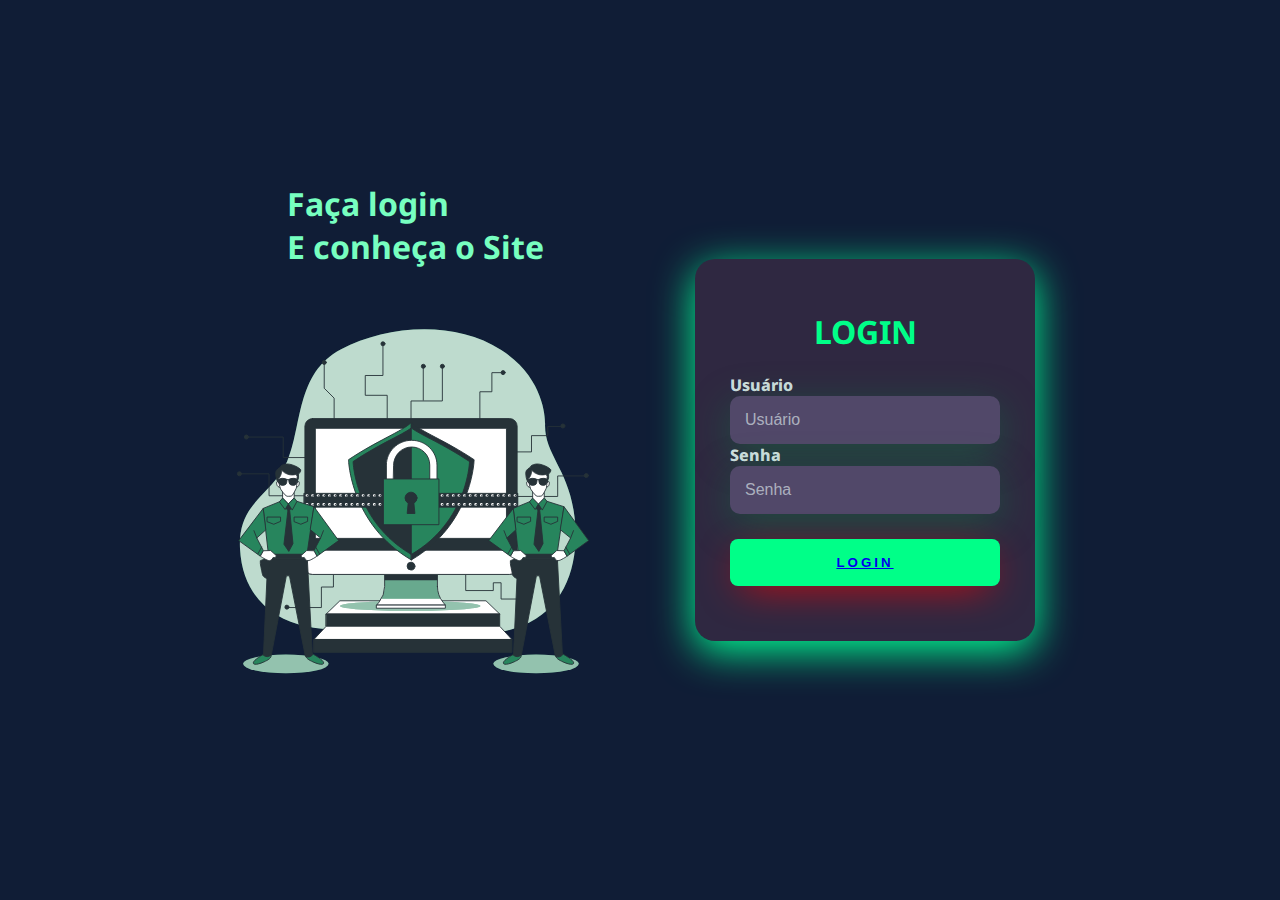
<file: Projeto 2 Semestre/Turma A - Computação Quântica/index.html>
<!DOCTYPE html>
<html lang="pt-br"><link rel="stylesheet" href="css/style.css">

<head>
    <meta charset="UTF-8">
    <meta http-equiv="X-UA-Compatible" content="IE=edge">
    <meta name="viewport" content="width=device-width, initial-scale=1.0">
    <title>Projeto Arthur </title>
</head>
<body>
  
<div class="main-login">
    <div class="left-login">
     <h1 id="Login">Faça login <br> E conheça o Site </h1>
     <img src="img/RapazdeVerde.svg" alt="">
    </div>

    <div class="right-login">
      <div class="card-login">
       <center><h1>LOGIN</h1></center> 
          <div class="textfield">
             <label id="label"  for="usuario">Usuário</label>
             <input  id="input" type="text" name="usuário" placeholder="Usuário">
          </div>
          
          <div class="textfield">
            <label id="label"  for="senha">Senha</label>
            <input id="input" type="password" name="senha" placeholder="Senha">
          </div>
          <button class="btn-login"><a href="Index2.html">login</a></button>
        
      </div>
    </div> 


</div>

</body>
</html>
</file>
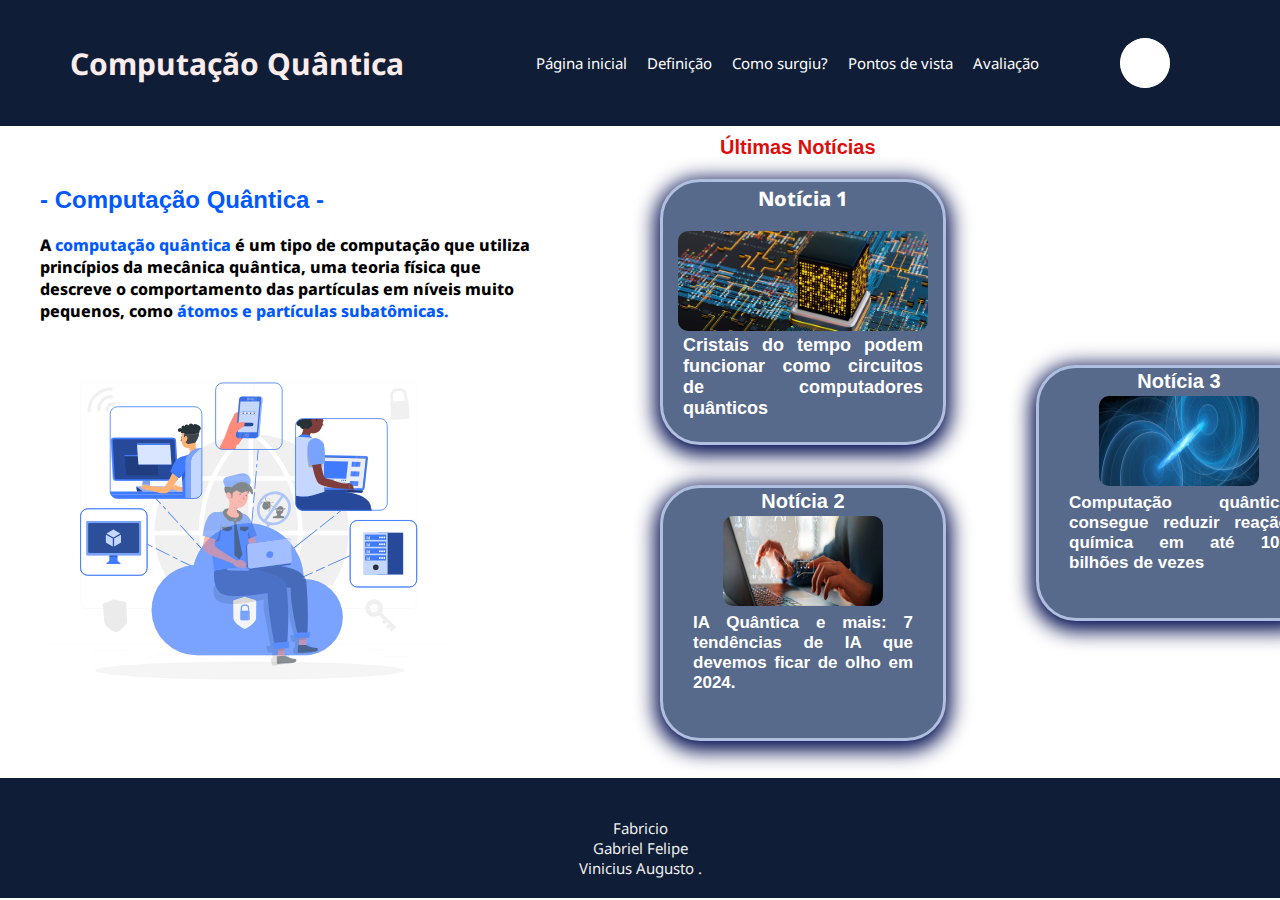
<file: Projeto 2 Semestre/Turma A - Computação Quântica/Index2.html>
<!DOCTYPE html>
<html lang="en"><link rel="stylesheet" href="css/style.css">
<link rel="stylesheet" href="https://fonts.googleapis.com/icon?family=Material+Icons">
<head>
    <meta charset="UTF-8">
    <meta http-equiv="X-UA-Compatible" content="IE=edge">
    <meta name="viewport" content="width=device-width, initial-scale=1.0">
    <title>Document</title>
</head>
<body>
    <div id="links">
        <div id="links"> <h1> <a id="criptomedasIndex3">Computação Quântica</a> </h1> </div>
        <nav>
            <ul>
                <li><a href="Index2.html">Página inicial </a></li>
                <li><a href="index3.html">Definição</a></li>
                <li><a href="index6.html">Como surgiu?</a></li>
                <li><a href="index7.html">Pontos de vista</a></li>
                <li><a href="index8.html">Avaliação</a></li>
            </ul>
        </nav>
       <form class="search-bar" action="javascript:;"  method="get">
        <input type="search" id="inputSearch" placeholder="o que você procura?">
        <label for="inputSearch"><span class="icon"></span></label>
       </form>
     
    </div>

    <div id="principalindex2">
        <div id="divdaesquerdaindex2">
            <div> <h2 id="criptomoedastitulo">  - Computação Quântica   - </h2>
                <p id="das">A <span id="kj"> computação quântica </span>é um tipo de computação que utiliza princípios da mecânica quântica, uma teoria física que descreve o comportamento das partículas em níveis muito pequenos, como <span id="kj"> átomos e partículas subatômicas.</span>
                </p> 
             <div id="Principal">
             <img id="id" src="img/carinhaazul.svg" alt="" width="400px">
             <div id="ExemplosdeMoedasIndex2">
            
             </div>
             </div>
            </div>
        </div>

      <section class="noticias">
        <h3 id="ultimasNotícias"> Últimas Notícias </h3>
         <div id="noticia1">
              <h1 id="noticiaa">Notícia 1</h1>
              <br>
              <img id="img" src="img/cubinho.webp" alt="" width="200">
              <br>  
              <br>
              <br>
              <p id="ParagrafrodaNoticia1">Cristais do tempo podem funcionar como circuitos de computadores quânticos</p>
         </div>
         <div id="flex">
         <div id="noticia2">
             <h1 id="titulodanoticia2">Notícia 2</h1>
             <center> <img id="MoedadeOuro" src="img/Notototototo.webp" alt="" width="200px"> </center>
            <p id="ParagrafrodaNoticia2">IA Quântica e mais: 7 tendências de IA que devemos ficar de olho em 2024.</p>
         </div>
         
         <div id="noticia222">
            <h1 id="titulodanoticia2">Notícia 3</h1>
            <center> <img id="MoedadeOuro" src="img/azul.webp" alt="" width="200px"> </center>
           <p id="ParagrafrodaNoticia2">Computação quântica consegue reduzir reação química em até 100 bilhões de vezes</p>
        </div>
    </div>
       </section>

    </div>

    <footer id="rodape"> <p><br>Fabricio <br>Gabriel Felipe <br> Vinicius Augusto .</p></footer>
</body>
</html>
</file>
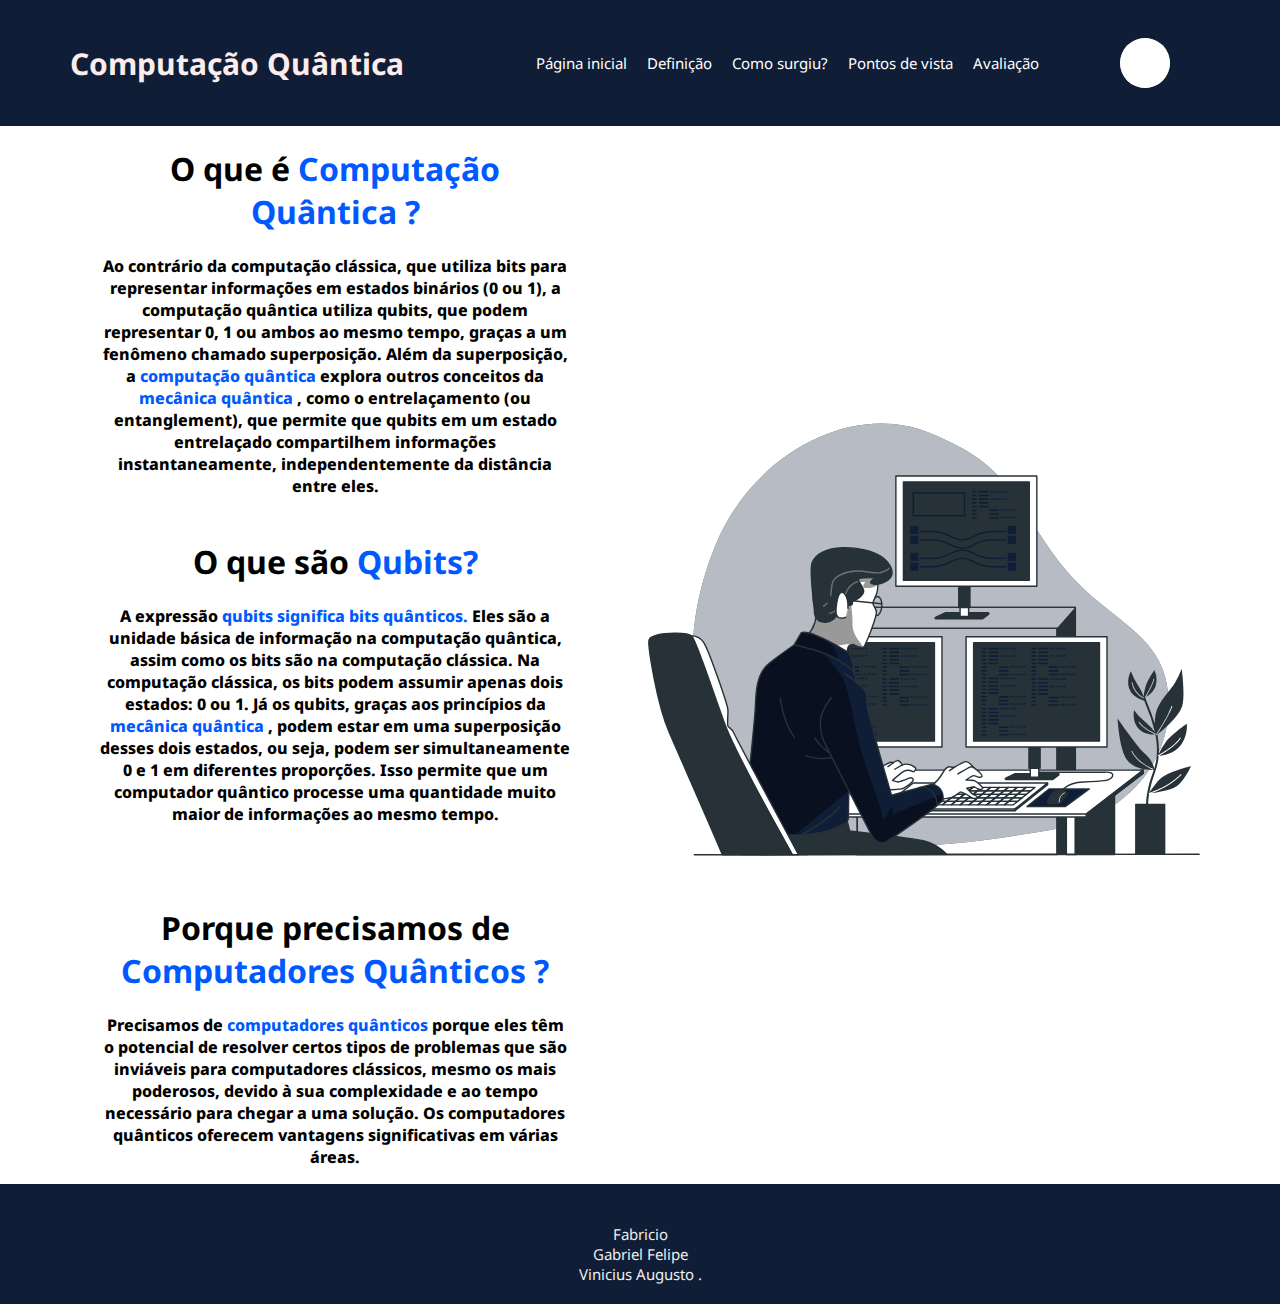
<file: Projeto 2 Semestre/Turma A - Computação Quântica/index3.html>
<!DOCTYPE html>
<html lang="en"><link rel="stylesheet" href="css/style.css">
<head>
    <meta charset="UTF-8">
    <meta http-equiv="X-UA-Compatible" content="IE=edge">
    <meta name="viewport" content="width=device-width, initial-scale=1.0">
    <title>Document</title>
</head>
<body>
    <div id="links">
        <div id="links"> <h1><a id="criptomedasIndex3">Computação Quântica</a> </h1> </div>
        <nav>
            <ul>
                <li><a href="Index2.html">Página inicial </a></li>
                <li><a href="index3.html">Definição</a></li>
                <li><a href="index6.html">Como surgiu?</a></li>
                <li><a href="index7.html">Pontos de vista</a></li>
                <li><a href="index8.html">Avaliação</a></li>
            </ul>
        </nav>
        <form class="search-bar" action="javascript:;"  method="get"> <input type="search"
                id="inputSearch" placeholder="o que você procura?">
                <label for="inputSearch"> <span class="icon"></span></label>
        </form>
    </div>

<div class="mainIndex3">
        <div class="divesquerdaindex3">
        <center>
         <h1>O que é <span id="kj"> Computação Quântica ? </span></h1>
         <p>Ao contrário da computação clássica, que utiliza bits para representar informações em estados binários (0 ou 1), a computação quântica utiliza qubits, que podem representar 0, 1 ou ambos ao mesmo tempo, graças a um fenômeno chamado superposição.
            Além da superposição, a <span id="kj"> computação quântica</span> explora outros conceitos da <span id="kj"> mecânica quântica</span> , como o entrelaçamento (ou entanglement), que permite que qubits em um estado entrelaçado compartilhem informações instantaneamente, independentemente da distância entre eles.
<br>
            <br>
        <h1>O que são <span id="kj"> Qubits?</span></h1>
        <p> A expressão <span id="kj"> qubits significa bits quânticos.</span>       Eles são a unidade básica de informação na computação quântica, assim como os bits são na computação clássica.
            Na computação clássica, os bits podem assumir apenas dois estados: 0 ou 1. Já os qubits, graças aos princípios da <span id="kj"> mecânica quântica</span> , podem estar em uma superposição desses dois estados, ou seja, podem ser simultaneamente 0 e 1 em diferentes proporções. Isso permite que um computador quântico processe uma quantidade muito maior de informações ao mesmo tempo.</p>
<br>
<br>
        <h1>Porque precisamos de <span id="kj"> Computadores Quânticos ?</span></h1>
        <p>Precisamos de <span id="kj"> computadores quânticos </span> porque eles têm o potencial de resolver certos tipos de problemas que são inviáveis para computadores clássicos, mesmo os mais poderosos, devido à sua complexidade e ao tempo necessário para chegar a uma solução. Os computadores quânticos oferecem vantagens significativas em várias áreas.</p>
        </center>
        </div>
    <div class="divdireitaindex3"> <img src="img/MoçonoPc.svg" alt="" width="700px"> </div>
</div>
<footer id="rodape"> <p> <br> Fabricio <br>Gabriel Felipe <br> Vinicius Augusto .</p> </footer>
</body>
</html>
</file>
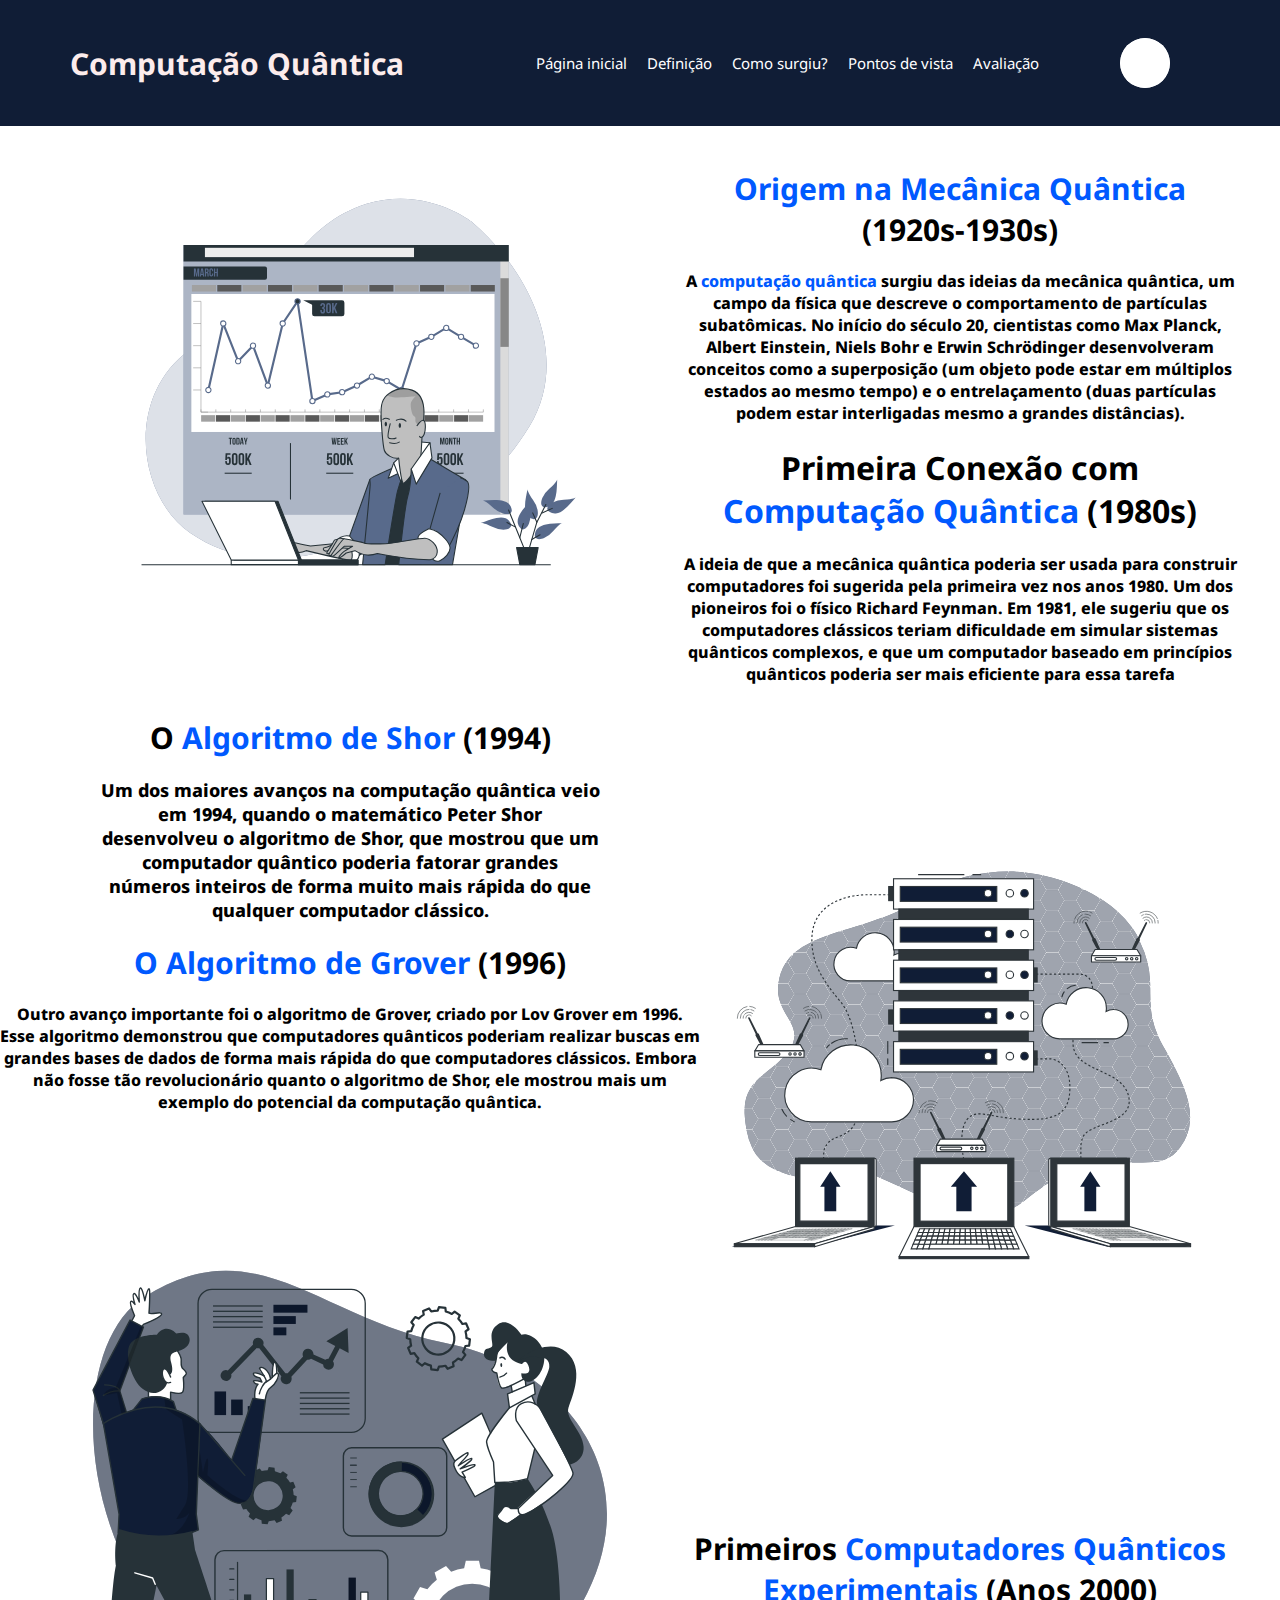
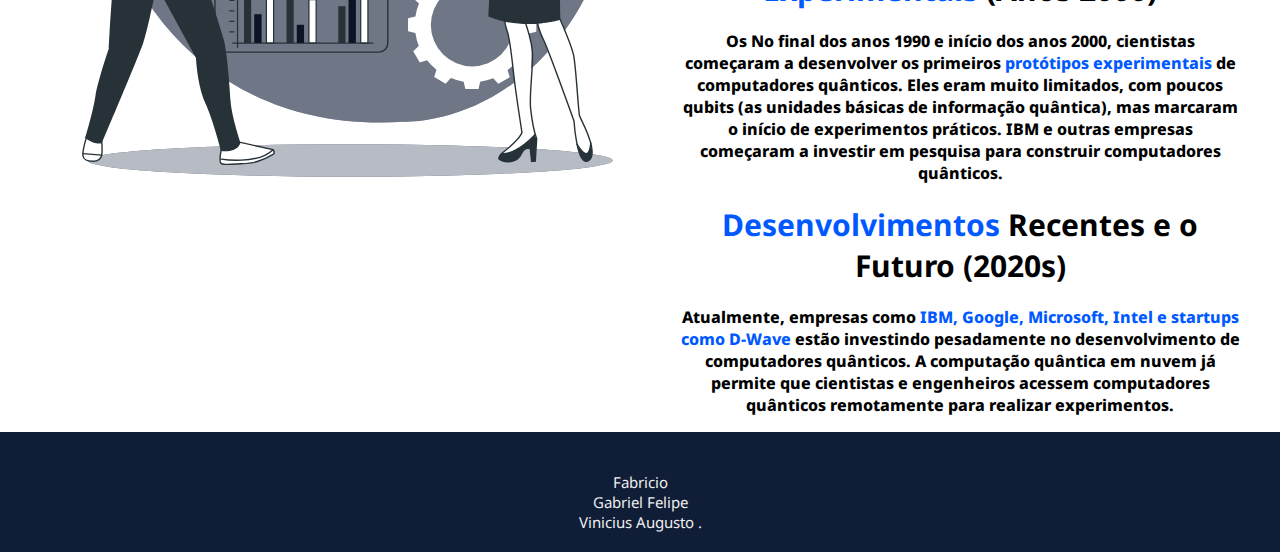
<file: Projeto 2 Semestre/Turma A - Computação Quântica/index6.html>
<!DOCTYPE html>
<html lang="en"><link rel="stylesheet" href="css/style.css">
<head>
    <meta charset="UTF-8">
    <meta http-equiv="X-UA-Compatible" content="IE=edge">
    <meta name="viewport" content="width=device-width, initial-scale=1.0">
    <title>Document</title>
</head>
<body>
    <div id="links">
        <div id="links"> <h1> <a id="criptomedasIndex3">Computação Quântica</a> </h1> </div>
        <nav>
            <ul>
                <li><a href="Index2.html">Página inicial </a></li>
                <li><a href="index3.html">Definição</a></li>
                <li><a href="index6.html">Como surgiu?</a></li>
                <li><a href="index7.html">Pontos de vista</a></li>
                <li><a href="index8.html">Avaliação</a></li>
            </ul>
        </nav>
        <form class="search-bar" action="javascript:;"  method="get"> <input type="search" id="inputSearch" placeholder="o que você procura?">
        <label for="inputSearch"> <span class="icon"></span></label>
        </form>
    </div>
<br>

<div class="mainIndex6">
         <div class="divesquerdaindex6">
<center>
            <img src="img/MoçonoPcdeAzul.svg" alt="" width="500px">
<br>
<br>
<br>
            <h1 id="titulodoindex6"> O <span id="kj"> Algoritmo de Shor</span> (1994) </span></h1>
            <p id="segundotitulodoindex6"> Um dos maiores avanços na computação quântica veio em 1994, quando o matemático Peter Shor desenvolveu o algoritmo de Shor, que mostrou que um computador quântico poderia fatorar grandes números inteiros de forma muito mais rápida do que qualquer computador clássico.
            </p>
          


             <h1 id="titulodoindex6"> <span id="kj"> O Algoritmo de Grover </span> (1996) </h1>

            <p>Outro avanço importante foi o algoritmo de Grover, criado por Lov Grover em 1996. Esse algoritmo demonstrou que computadores quânticos poderiam realizar buscas em grandes bases de dados de forma mais rápida do que computadores clássicos. Embora não fosse tão revolucionário quanto o algoritmo de Shor, ele mostrou mais um exemplo do potencial da computação quântica.
<br>
<br>
<br>
         </p>
             <img src="img/estrategia.svg" alt="" width="700px">
</center>
         </div>
    

    <div class="divdireitaindex6">
<center>
        <h1 id="titulodoindex6"> <span id="kj"> Origem na Mecânica Quântica </span> <br> (1920s-1930s) </h1></span> 
            <p>A <span id="kj"> computação quântica </span> surgiu das ideias da mecânica quântica, um campo da física que descreve o comportamento de partículas subatômicas. No início do século 20, cientistas como Max Planck, Albert Einstein, Niels Bohr e Erwin Schrödinger desenvolveram conceitos como a superposição (um objeto pode estar em múltiplos estados ao mesmo tempo) e o entrelaçamento (duas partículas podem estar interligadas mesmo a grandes distâncias). </p>

            <h1 id="h1ns"> Primeira Conexão com <span id="kj"> Computação Quântica</span> (1980s)</h1>
            <p> <span id="kj"> </span> A ideia de que a mecânica quântica poderia ser usada para construir computadores foi sugerida pela primeira vez nos anos 1980. Um dos pioneiros foi o físico Richard Feynman. Em 1981, ele sugeriu que os computadores clássicos teriam dificuldade em simular sistemas quânticos complexos, e que um computador baseado em princípios quânticos poderia ser mais eficiente para essa tarefa</p>

<br>
<br>
<br>
<br>
            <img src="img/Nuvem.svg" alt="">
<br>
<br>
<br>
<br>
<br>
<br>
<br>
<br>
            <h1 id="titulodoindex6">Primeiros <span id="kj"> Computadores  Quânticos Experimentais</span> (Anos 2000) </span></h1>
            <p>Os <span id="kj"> </span> No final dos anos 1990 e início dos anos 2000, cientistas começaram a desenvolver os primeiros <span id="kj">protótipos experimentais</span> de computadores quânticos. Eles eram muito limitados, com poucos qubits (as unidades básicas de informação quântica), mas marcaram o início de experimentos práticos. IBM e outras empresas começaram a investir em pesquisa para construir computadores quânticos.</p>


            <h1 id="titulodoindex6"><span id="kj"> Desenvolvimentos </span>Recentes e o Futuro (2020s)</h1>
            <p>Atualmente, empresas como <span id="kj"> IBM, Google, Microsoft, Intel e startups como D-Wave </span> estão investindo pesadamente no desenvolvimento de computadores quânticos. A computação quântica em nuvem já permite que cientistas e engenheiros acessem computadores quânticos remotamente para realizar experimentos.</p>
</center>
    </div>
</div>
    
<footer id="rodape"> <p> <br> Fabricio <br>Gabriel Felipe <br> Vinicius Augusto .</p> </footer>

</body>
</html>
</file>
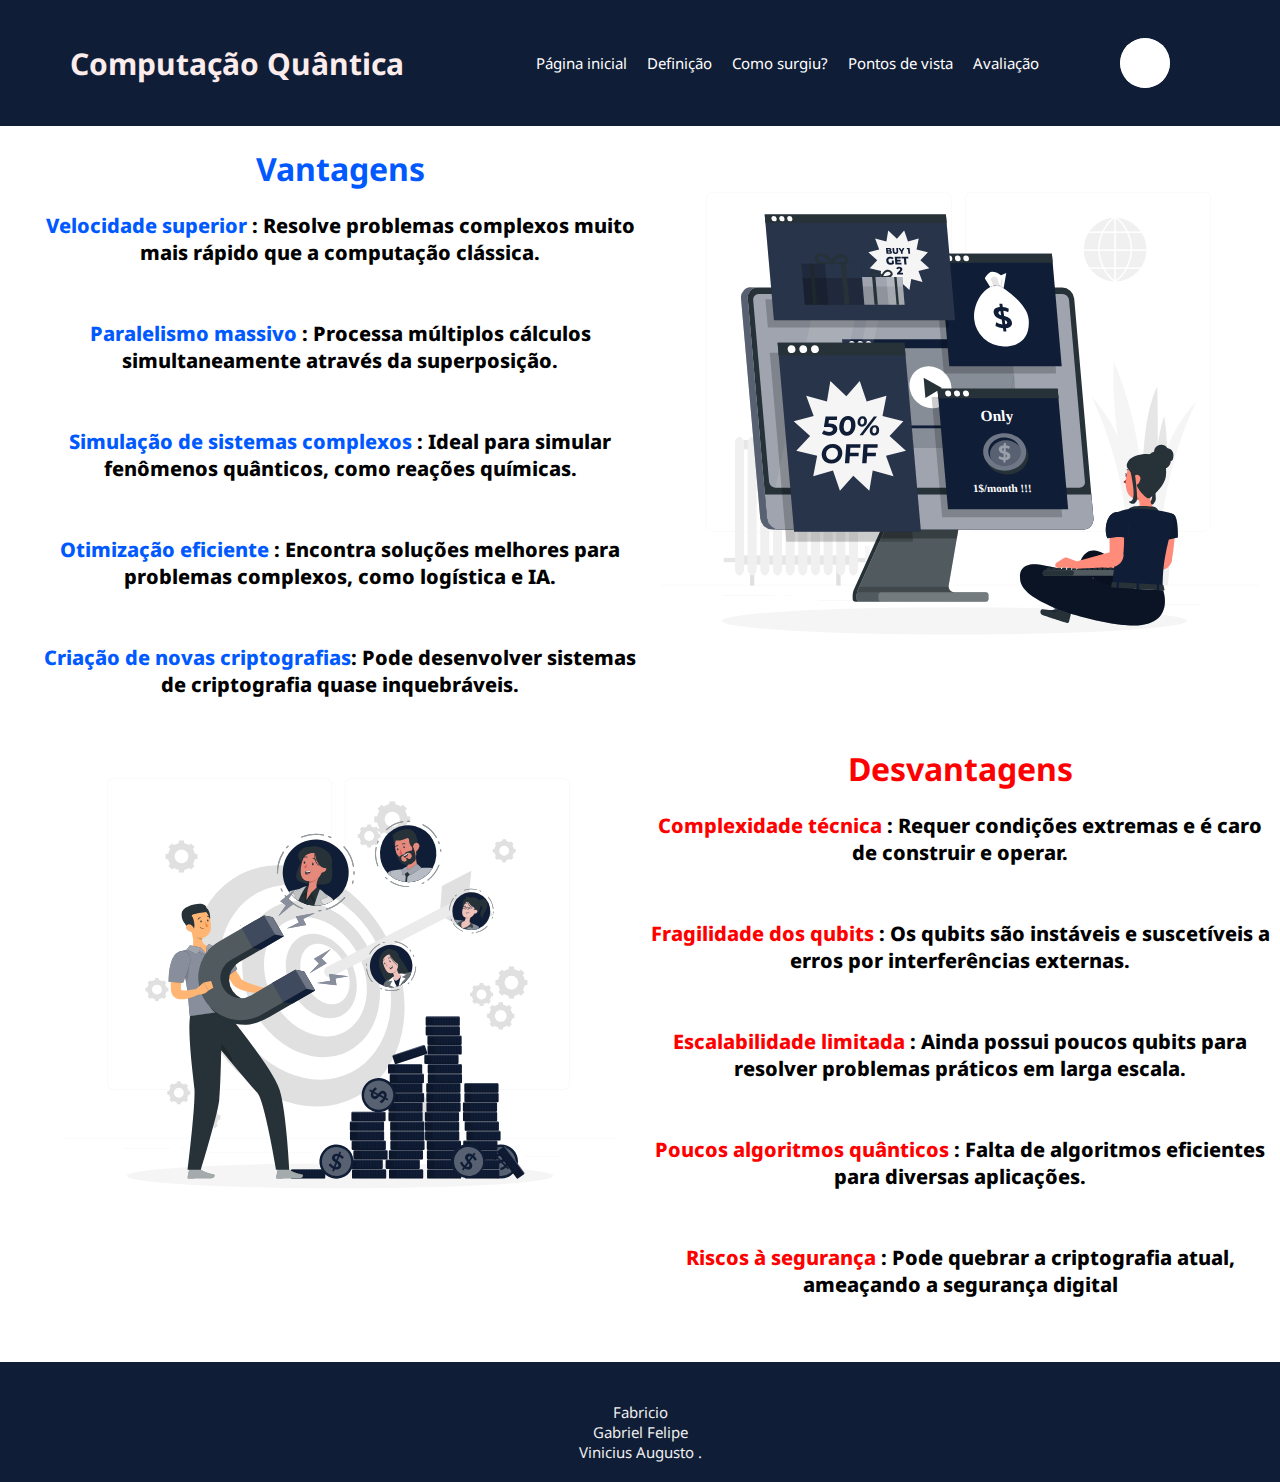
<file: Projeto 2 Semestre/Turma A - Computação Quântica/index7.html>
<!DOCTYPE html>
<html lang="en"><link rel="stylesheet" href="css/style.css">
<head>
    <meta charset="UTF-8">
    <meta name="viewport" content="width=device-width, initial-scale=1.0">
    <title>Document</title>
</head>
<body>
    <div id="links">
        <div id="links"> <h1> <a id="criptomedasIndex3">Computação Quântica </a> </h1> </div>
        <nav>
            <ul>
                <li><a href="Index2.html">Página inicial </a></li>
                <li><a href="index3.html">Definição</a></li>
                <li><a href="index6.html">Como surgiu?</a></li>
                <li><a href="index7.html">Pontos de vista</a></li>
                <li><a href="index8.html">Avaliação</a></li>
            </ul>
        </nav>
        <form class="search-bar" action="javascript:;"  method="get"> <input type="search"
            id="inputSearch" placeholder="o que você procura?">
            <label for="inputSearch"> <span class="icon"></span></label>
        </form>
    </div>

          <div class="mainindex7">
            <div class="divesquerdaindex7">
<center>
                <h1><span id="kj"> Vantagens </span></h1>
                <p id="teste"> <span id="kj">Velocidade superior </span>: Resolve problemas complexos muito mais rápido que a computação clássica.
                    <br>
                    <br>
                    <br>
                    <span id="kj">Paralelismo massivo </span>: Processa múltiplos cálculos simultaneamente através da superposição.
                    <br>
                    <br>
                    <br>

                    <span id="kj">Simulação de sistemas complexos </span>: Ideal para simular fenômenos quânticos, como reações químicas.
                    <br>
                    <br><br>
                   <span id="kj"> Otimização eficiente </span>: Encontra soluções melhores para problemas complexos, como logística e IA.
                    <br><br><br>
                    <span id="kj">Criação de novas criptografias</span>: Pode desenvolver sistemas de criptografia quase inquebráveis.</p>

                <img src="img/ima.svg" alt="" width="550px">
                 
</center>
            </div>

            <div class="divdireitaindex7">
                
            <img src="img/MoçaSentada.svg" alt="" width="600px">
<center>
              <h1><span id="kk">  Desvantagens </span></h1>
                   
                    <p id="teste"> <span id="kk">Complexidade técnica </span>: Requer condições extremas e é caro de construir e operar.
                        <br>
                        <br><br>
                        <span id="kk">Fragilidade dos qubits </span>: Os qubits são instáveis e suscetíveis a erros por interferências externas.
                        <br><br><br>
                        <span id="kk">Escalabilidade limitada </span>: Ainda possui poucos qubits para resolver problemas práticos em larga escala.
                        <br><br><br>
                        <span id="kk">Poucos algoritmos quânticos </span>: Falta de algoritmos eficientes para diversas aplicações.
                        <br><br><br>
                        <span id="kk">Riscos à segurança </span>: Pode quebrar a criptografia atual, ameaçando a segurança digital
                    <br>    
                    </p>
<br>
<br>
</center>
            
        </div>
    </div>
<footer id="rodape"> <p> <br> Fabricio <br>Gabriel Felipe <br> Vinicius Augusto .</p></footer>

</body>
</html>
</file>
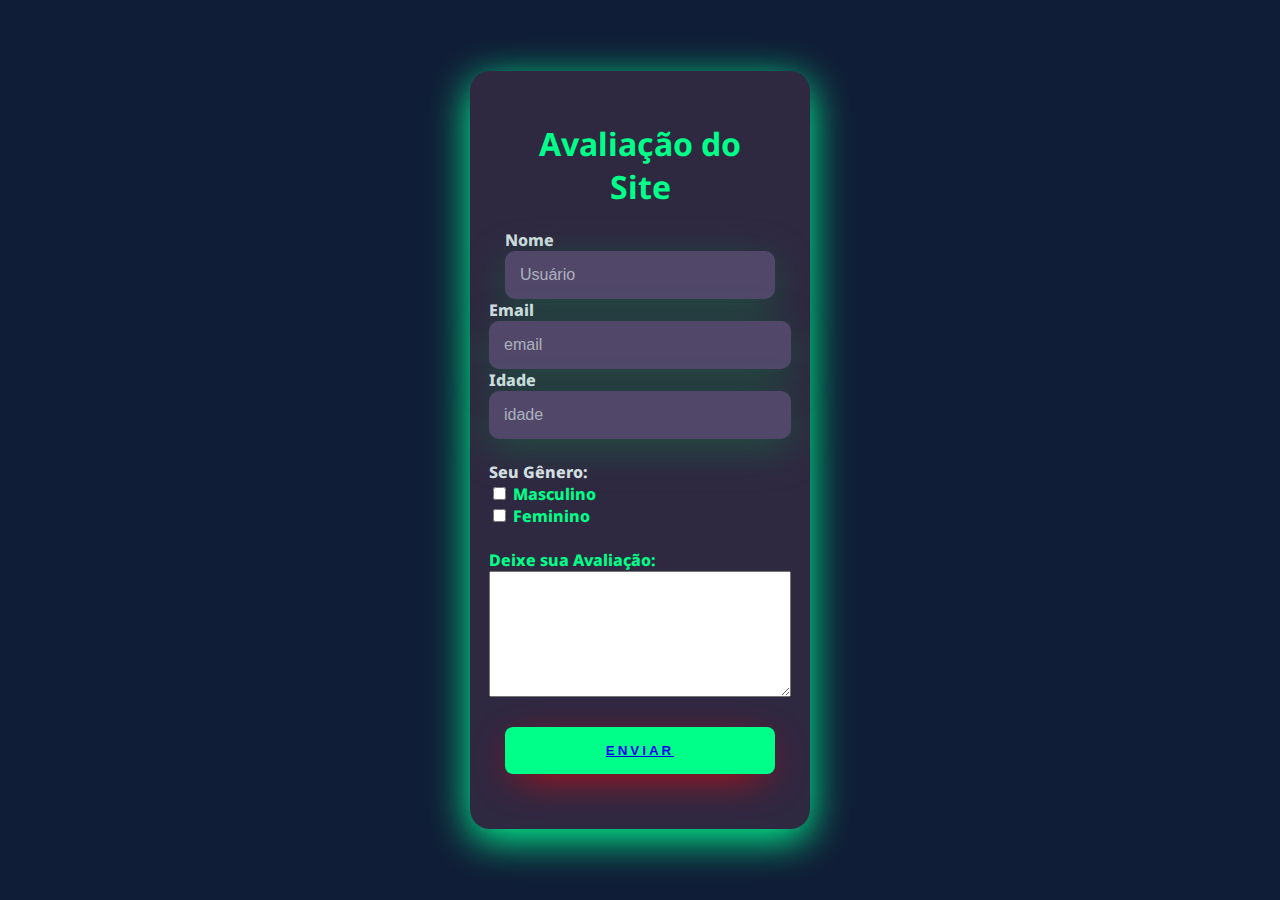
<file: Projeto 2 Semestre/Turma A - Computação Quântica/index8.html>
<!DOCTYPE html>
<html lang="en"><link rel="stylesheet" href="css/style.css">
<head>
    <meta charset="UTF-8">
    <meta name="viewport" content="width=device-width, initial-scale=1.0">
    <title>Document</title>
</head>
<body>
    <div class="main-login">
       
    
        <div class="right-login">
          <div class="card-login">
           <center><h1>Avaliação do Site</h1></center> 
              <div class="textfield">
                 <label id="label"  for="usuario">Nome</label>
                 <input  id="input" type="text" name="usuário" placeholder="Usuário">
              </div>
              
              <div class="textfield">
                <label id="label"  for="usuario">Email</label>
                 <input  id="input" type="email" name="Email" placeholder="email">
                <label id="label"  for="senha">Idade</label>
                <input id="input" type="text" name="idade" placeholder="idade">
                <br>
                <br>
           <label id="labelindex8" for="text">Seu Gênero:</label><br>
                <input type="checkbox" id="vehicle1" name="vehicle1" value="Bike">
                <label for="vehicle1"> Masculino</label><br>
                <input type="checkbox" id="vehicle2" name="vehicle2" value="Car">
                <label for="vehicle2"> Feminino</label><br>
                




                <br>
                <label> Deixe sua Avaliação:</label><br><textarea class="msg" cols="35" rows="8"></textarea><br>
               
              </div>
              <button class="btn-login"><a href="index9.html">enviar</a></button>
            
          </div>
        </div> 
    
    
    </div>
</body>
</html>
</file>
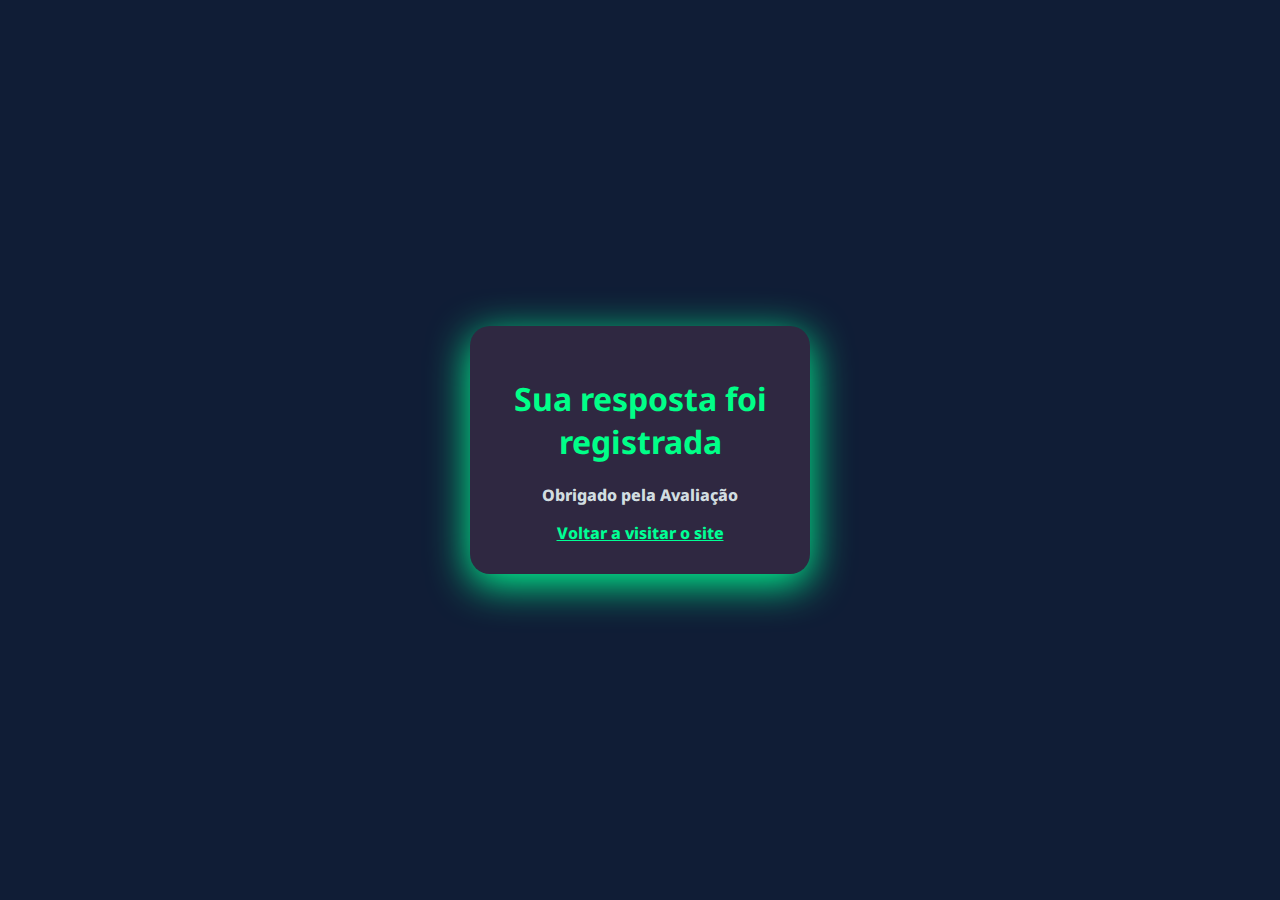
<file: Projeto 2 Semestre/Turma A - Computação Quântica/index9.html>
<!DOCTYPE html>
<html lang="en"> <link rel="stylesheet" href="css/style.css">
<head>
    <meta charset="UTF-8">
    <meta http-equiv="X-UA-Compatible" content="IE=edge">
    <meta name="viewport" content="width=device-width, initial-scale=1.0">
    <title>Document</title>
</head>
<body>
  
    <div class="main-login">
       
    
        <div class="right-login">
          <div class="card-login">
            <center>
          <h1>Sua resposta foi registrada</h1>
          <p id="Obrigado">Obrigado pela Avaliação</p>
          <a id="Obrigadoo" href="Index2.html">Voltar a visitar o site</a>
        </center>  
        </div>
         
        </div> 
        
    
    
    </div>

</body>
</html>
</file>
<file: Projeto 2 Semestre/Turma A - Computação Quântica/css/style.css>
@import url('https://fonts.googleapis.com/css2?family=Noto+Sans:ital,wght@0,100..900;1,100..900&display=swap');

body {
    font-family: Arial, sans-serif;
    margin: 0;
    padding: 0;
    font-family: "Noto Sans", sans-serif;
}

.main-login{
    width: 100vw;
    height: 100vh;
    background-color: #101D36;
    display: flex;
    justify-content: center;
    align-items: center;
}

.left-login{
    width: 50vh;
    height: 100vh;
    display: flex;
    justify-content: center;
    align-items: center;
    flex-direction: column;
}

.left-login > h1{color: #77ffc0;}

.right-login{
    width: 50vh;
    height: 100vh;
    display: flex;
    justify-content: center;
    align-items: center;
}

.card-login{
    width: 60%;
    display: flex;
    justify-content: center;
    align-items: center;
    flex-direction: column;
    padding: 30px 35px;
    background-color: #2f2841;
    border-radius: 20px;
    box-shadow: 0px 10px 40px #00ff95;
}

.card-login{
    color: #0f8;
    font-weight: 800;
    margin: 0;
}

.text-field{
width: 100%;
display: flex;
flex-direction: column;
align-items: flex-start;
justify-content: center;
margin: 10px ;
}

#input{
    width: 100%;
    border: none;
    border-radius: 10px;
    padding: 15px;
    background-color: #514869;
    color: #f0ffffde;
    font-size: 12pt;
    box-shadow: 0px 10px 40px #05974259;
    outline: none;
    box-sizing: border-box;
}

#label{
    color: #f0ffffde;
    margin-bottom: 100px;
}

#input::placeholder{color: #f0ffff94;}

.btn-login{
    width: 100%;
    padding: 16px 0px;
    margin: 25px;
    border: none;
    border-radius: 8px;
    outline: none;
    text-transform: uppercase;
    font-weight: 800;
    letter-spacing: 3px;
    color: #2b134b;
    background-color: #0f8;
    cursor: pointer;
    box-shadow: 0px 10px 40px -12px rgb(255, 0, 0);
}

#links{
    background-color: #101D36;
    color: rgb(252, 236, 236);
    padding: 10px;
    display: flex;
    justify-content: space-between;
    align-items: center;
}

#criptomedasIndex3{
    font-size: 30px;
    margin-left: 50px;
}

nav ul {
    list-style: none;
    display: flex;
    gap: 20px;
    font-size: 15px;
}

nav ul li a {
    color: rgb(255, 255, 255);
    text-decoration: none;
}

a:hover{color: #ff0000;}


.busca input {
     padding: 5px;
     border-radius: 10px;
     font-size: 10px;
     width: 200px;
     background-color: rgb(247, 247, 247);
     height: 20px; 
}

.busca button {
    padding: 5px ;
    background-color: #fdfdfd;
    border: none;
    cursor: pointer;
    border-radius: 7px;
    height: 23px;
    margin-right: 100px;
    margin-top: 12px;
}

#Principal{
    display: flex;
    text-align: center;
    text-shadow: #101D36;
    font-weight: 800;
    margin-left: 10px;
}

#principalindex2{
    display: flex;
    gap: 10px;
    padding: 20px;
}

#divdaesquerdaindex2 {
  padding: 20px;
  border-radius: 30px;
  width: 750px;
}

#ExemplosdeMoedasIndex2{
    margin-left: 80px;
    font-size: 15px
}


#das{
    color: rgb(0, 0, 0);
    font-weight: 800;

}

.noticias, aside {
    flex: 1;
    margin-left: 100px;
    margin-top: -30px;
}

#criptomoedastitulo{
    color: #0059ff;
    font-weight: 800;
    font-family: Arial, Helvetica, sans-serif;
}

#ExemplosdeMoedas{color: rgb(0, 0, 0);}

#rodape{
    background-color: #101D36;
    color: rgb(238, 238, 238);
    text-align: center;
    padding: 5px 0;
    font-size: 15px;
}

#ParagrafrodaNoticia2{
    font-size: 17px;
    font-family: Arial, Helvetica, sans-serif;
    text-align: justify;
    margin: 5px 30px 10px 30px;
}

#detalhesdanoticia2{font-size: 14px;}

#ultimasNotícias{
    color: #dd0d0d;
    font-size: 20px;
    margin-left: 60px ;
    font-family:sans-serif;
    font-weight: 700;
}

#ParagrafrodaNoticia1{
    font-size: 18px;
    font-family:Arial, Helvetica, sans-serif;
    margin: 2px 20px 20px 20px;
    text-align: justify;
    font-weight: 700;
}

#ExmoedaIndex2{
    color: #0059ff;
    font-weight: 800;
    font-family: Arial, Helvetica, sans-serif;
}

#id{border-radius: 10px;}

#Exemplo{border-radius:  rgb(255, 0, 0);}

#teste{border-radius: 10px;}

#img{
    width: 250px;
    height: 100px;
    border-radius: 10px;
    text-align: center;
    margin-top: -5px;
}
#noticiaa{
    font-size: 20px;
    margin-top: -7px;
    padding: 10px;
    font-weight: 800;
}

#noticia2{
    border: solid #afbfdd;
    border-radius: 40px;
    background-color: #586A8B;
    width: 280px;
    margin-top: 40px;
    height: 250px;
    margin:20 px ;
    color: white;
    font-family:sans-serif;
    box-shadow: 0px 5px 20px 5px rgb(0, 12, 78);
    font-weight: 800;
    font-size: 10px;
}

#noticia3{
    border: solid #afbfdd;
    border-radius: 40px;
    background-color: #586A8B;
    width: 280px;
    margin-top: 40px;
    height: 250px;
    margin:20 px ;
    color: white;
    font-family:sans-serif;
    box-shadow: 0px 5px 20px 5px rgb(0, 12, 78);
    font-weight: 800;
    font-size: 10px; 
}

#MoedadeOuro{
    border-radius: 10px;
    width: 160px;
    height: 90px;
    margin-top: -10px;
}

#noticia1{
    color: white;
  border: solid #afbfdd;
    border-radius: 40px ;
    text-align: center;
    background-color: #586A8B ;
    width: 280px;
    height: 260px;
    box-shadow: 0px 5px 20px 5px rgb(0, 12, 78);
    font-weight: 500;
    font-size: 1px;
}

#titulodanoticia2{
    text-align: center;
    font-size: 20px;
    margin-top: 2px;
}

.mainIndex3{display: flex;}

.divdireitaindex3{
    margin-left: 10px;
    width: 50;
    height: 100;
    display: flex;
    justify-content: center;
    align-items: center;
}

.divesquerdaindex3{
    margin-left: 100px;
    display: flex;
    text-align: left;
    align-items: center;
    flex-direction: column;
    font-weight: 800;
}

.mainIndex6{display: flex;}

.divdireitaindex6{
    margin-left: 10px;
    width: 50%;
    margin-right: 40px;
    display: flex;
    font-weight: 800;
}

.divesquerdaindex6{
    margin-left: 30px;
    display: flex;
    text-align: left;
    align-items: center;
    flex-direction: column;
    width: 50%;
    font-weight: 800;
}

#titulodoindex6{font-size: 30px;}

#segundotitulodoindex6{
    font-size: 18px;
    width: 500px;
}

.mainindex7{display: flex;}

.divdireitaindex7{
    margin-left: 0px;
    width: 50%;
    margin-right:10px;
    display: flex;
    align-items: center;
    flex-direction: column;
    text-align: left;
    font-weight: 800;
}

.divesquerdaindex7{
    margin-left: 30px;
    display: flex;
    text-align: left;
    font-weight: 800;
    width: 50%;
}

#vant{
    background-color: #586A8B;
    width: 50%;
    border-radius: 20px;
    height: 200px;
    text-align: center;
    font-family: sans-serif;
    font-weight: 800;
    padding: 15px;
    box-shadow: 0px 10px 20px 6px rgb(2, 133, 255);
}

.search-bar{
    position: relative;
    background-color: #fff;
    border-radius: 40px;
    min-width: 40px;
    display: flex;
    align-items: center;
    overflow: hidden;
    margin-right: 100px;
}

.search-bar Input {
background-color: transporent;
border: 0;
outline: 0;
width: 50px;
padding: 1rem;
font-size: 1rem;
transition: width .4s ease-in-out
}

.search-bar label {
position: absolute;
width: 50px;
height: 50px;
border-radius: 50%;
right: 0;
background-color: #fff;
display: flex;
justify-content: center;
align-items: center;
cursor: pointer
}

.search-bar icon {
position: relative;
display: block;
width: 20px;
height: 20px;
}

.search-bar .icon::after,
.search-bar  .icon::before{
    content: "";
    position: absolute;
    display:block;
}

.search-bar Icon::before {
    width: 0px;
    height: 18px;
    border-radius: 50%;
    top: 0;
    Left: 0;
    border: 3px solid
}
    
.search-bar icon::after{
    width: 10px; height: 3px;
    background-color: #000;
    transform: rotate(56deg);
    bottom: 0;
    right: 0;
    border-radius: 2px; ;
}

.search-bar input:focus{width: 300px;}

.search-bar input:focus+label .icon::after,
.search-bar input:focus+label .icon::before{
    width: 100%;
    height: 3px;
    border-radius: 3px;
    top: 50%;
    left: 50%;
    border: solid 1px;
    background-color: yellow;
}

.search-bar input:focus+label .icon::before{
    transform: translate(-50%, -50%) rotate(45deg) ;
}
.search-bar input:focus+label .icon::after{
    transform: translate(-50%, -50%) rotate(45deg) ;
}

#kj{color: #0059ff;}

#kk{color: red;}
#teste{
    font-size: 20px;
    }
#main5{
        border:solid  1px;
        width: 50%;
        height: 50%;
        text-align: justify;
}

#TD{margin-left: 140px;}

#divindex9{
    border-radius: 20px;
    background-color: #4b5058;
    color: white;
    font-weight: 800;
    width: 50%;
    height: 200px;
    font-family: Arial, Helvetica, sans-serif;
}
#pindex9{
    background-color: #2b134b;
    border-radius: 20px;
}
#labelindex8{
    color: #f0ffffde;
}
#Obrigado{
    color: #f0ffffde;
}
#Obrigadoo{
    color: #00ff95;
}
.card-login2{
    color: #0f8;
    font-weight: 800;
    margin: 0;
}
#flex{
    display: flex;
    margin-left: 0px;
}
#noticia222{
    border: solid #afbfdd;
    border-radius: 40px;
    background-color: #586A8B;
    width: 280px;
    margin-top: -80px;
    height: 250px;
    margin:20 px ;
    color: white;
    font-family:sans-serif;
    box-shadow: 0px 5px 20px 5px rgb(0, 12, 78);
    font-weight: 800;
    font-size: 10px;
    margin-left: 90px;

}
</file>
